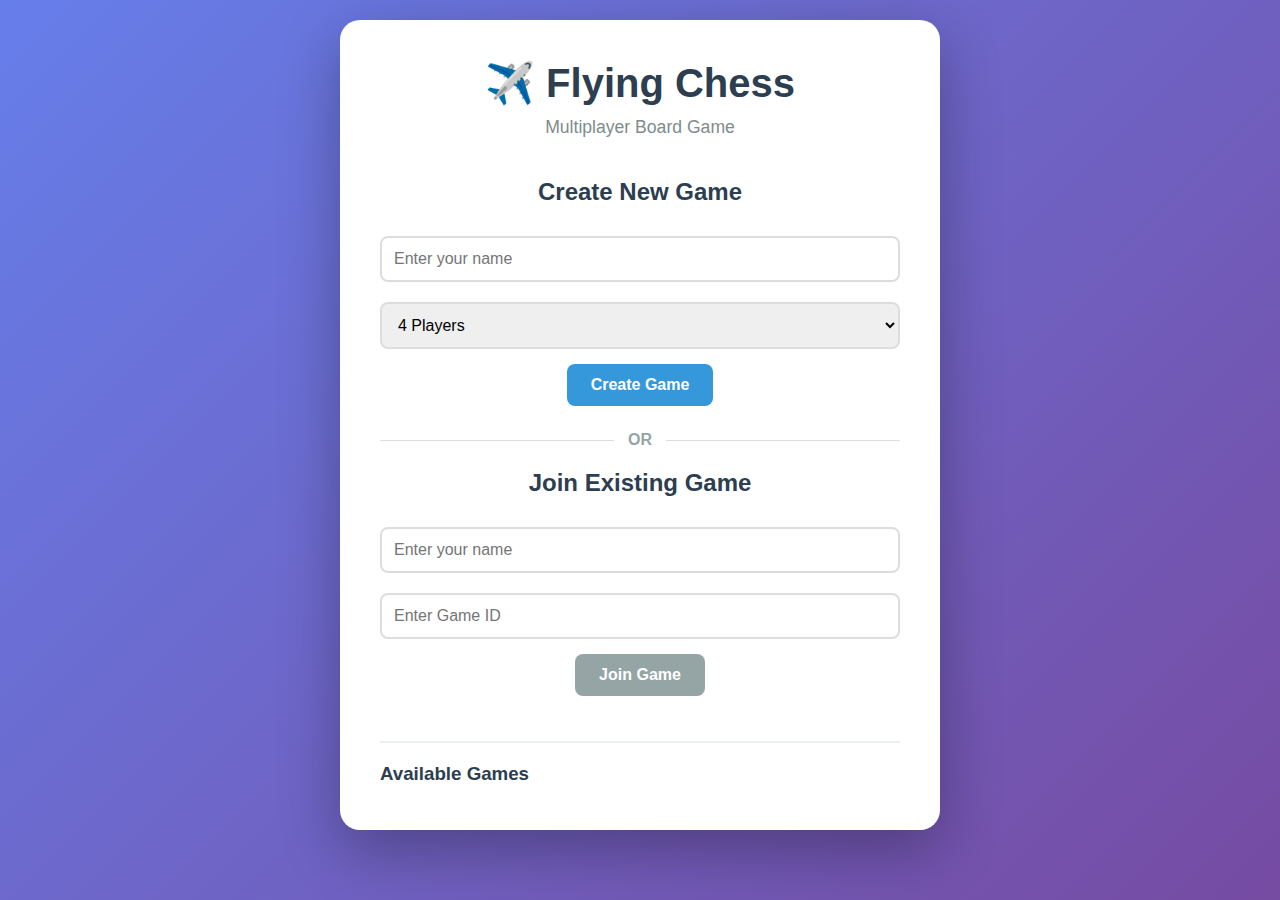
<file: index.html>
<!DOCTYPE html>
<html lang="en">

<head>
  <meta charset="UTF-8">
  <meta name="viewport" content="width=device-width, initial-scale=1.0">
  <title>Flying Chess Multiplayer</title>
  <link rel="stylesheet" href="styles.css?v=2">
</head>

<body>
  <div id="app">
    <!-- Lobby Screen -->
    <div id="lobby-screen" class="screen">
      <div class="container">
        <h1>✈️ Flying Chess</h1>
        <p class="subtitle">Multiplayer Board Game</p>

        <div class="lobby-forms">
          <div class="form-section">
            <h2>Create New Game</h2>
            <form id="create-game-form">
              <input type="text" id="player-name" placeholder="Enter your name" required maxlength="20">
              <select id="max-players">
                <option value="2">2 Players</option>
                <option value="3">3 Players</option>
                <option value="4" selected>4 Players</option>
              </select>
              <button type="submit" class="btn btn-primary">Create Game</button>
            </form>
          </div>

          <div class="divider">OR</div>

          <div class="form-section">
            <h2>Join Existing Game</h2>
            <form id="join-game-form">
              <input type="text" id="join-player-name" placeholder="Enter your name" required maxlength="20">
              <input type="text" id="game-id-input" placeholder="Enter Game ID" required>
              <button type="submit" class="btn btn-secondary">Join Game</button>
            </form>
          </div>
        </div>

        <div class="game-list">
          <h3>Available Games</h3>
          <div id="available-games"></div>
        </div>
      </div>
    </div>

    <!-- Waiting Room Screen -->
    <div id="waiting-screen" class="screen hidden">
      <div class="container">
        <h2>Waiting Room</h2>
        <p class="game-id-display">Game ID: <strong id="display-game-id"></strong></p>

        <div class="players-list" id="players-list"></div>

        <div class="waiting-controls">
          <button id="ready-btn" class="btn btn-primary">Ready</button>
          <button id="copy-game-id-btn" class="btn btn-secondary">Copy Game ID</button>
          <button id="leave-btn" class="btn btn-danger">Leave</button>
        </div>

        <div class="waiting-message" id="waiting-message"></div>
      </div>
    </div>

    <!-- Game Screen (Tynox Style) -->
    <div id="game-screen" class="screen hidden">
      <div class="tyn-game-window">
        <!-- Main Board -->
        <div id="game-board" class="tyn-board"></div>

        <!-- Sidebar -->
        <div class="tyn-sidebar">
          <div class="tyn-log-area">
            <textarea id="game-log" readonly></textarea>
          </div>

          <div class="tyn-dice-section">
            <span class="tyn-label">色子:</span>
            <input type="text" id="dice-result-val" value="" readonly>
          </div>

          <div class="tyn-controls">
            <button id="roll-dice-btn" class="tyn-btn">掷色子</button>
            <button id="leave-btn" class="tyn-btn tyn-btn-danger">退出</button>
          </div>

          <div class="tyn-player-info" id="players-panel">
            <!-- Simplified player turn indicators -->
          </div>
        </div>
      </div>
    </div>

    <!-- Game Over Screen -->
    <div id="game-over-screen" class="screen hidden">
      <div class="container">
        <h1 id="winner-message"></h1>
        <div class="game-over-stats" id="game-over-stats"></div>
        <button id="play-again-btn" class="btn btn-primary">Play Again</button>
        <button id="home-btn" class="btn btn-secondary">Back to Lobby</button>
      </div>
    </div>
  </div>

  <!-- Toast Notifications -->
  <div id="toast-container" class="toast-container"></div>

  <script src="https://cdn.socket.io/4.7.5/socket.io.min.js"></script>
  <script src="game.js?v=5"></script>
</body>

</html>
</file>
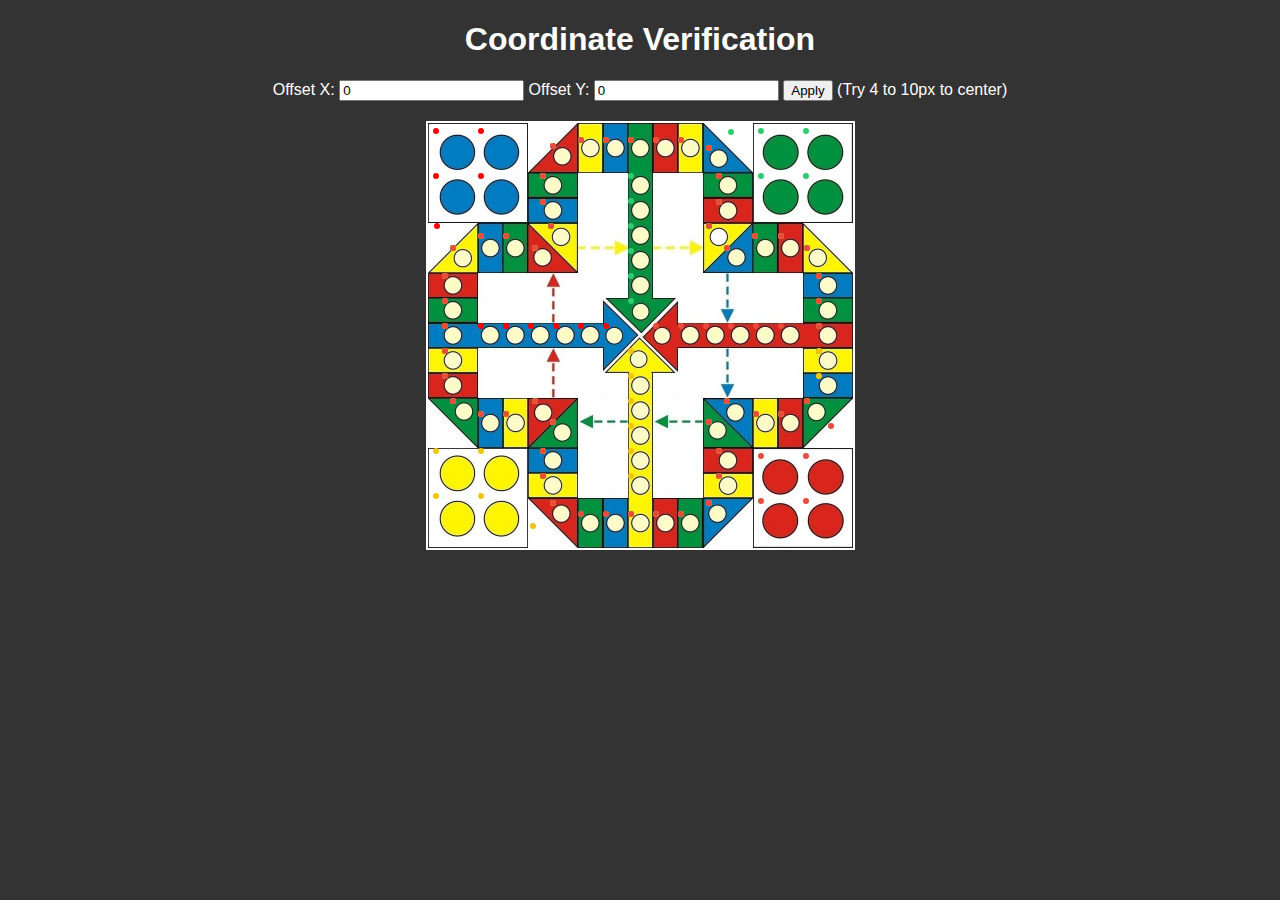
<file: verify_coords.html>
<!DOCTYPE html>
<html lang="en">

<head>
    <meta charset="UTF-8">
    <meta name="viewport" content="width=device-width, initial-scale=1.0">
    <title>Tynox Coordinate Verification</title>
    <style>
        body {
            background-color: #333;
            display: flex;
            flex-direction: column;
            align-items: center;
            height: 100vh;
            margin: 0;
            color: white;
            font-family: sans-serif;
        }

        .container {
            position: relative;
            width: 425px;
            height: 425px;
            background: url('resource/flying_chess.jpg') no-repeat;
            background-size: 425px 425px;
            border: 2px solid white;
            margin-top: 10px;
        }

        .marker {
            position: absolute;
            width: 6px;
            height: 6px;
            border-radius: 50%;
            z-index: 10;
            font-size: 8px;
            text-align: center;
        }

        .marker:hover {
            z-index: 100;
            transform: scale(2);
        }

        .controls {
            margin-bottom: 10px;
        }
    </style>
</head>

<body>
    <h1>Coordinate Verification</h1>
    <div class="controls">
        <label>Offset X: <input type="number" id="offsetX" value="0"></label>
        <label>Offset Y: <input type="number" id="offsetY" value="0"></label>
        <button onclick="updateMarkers()">Apply</button>
        <span>(Try 4 to 10px to center)</span>
    </div>
    <div class="container" id="board"></div>

    <script>
        // Paste the full BOARD_COORDS from server/models.js here
        const BOARD_COORDS = {
            blue: { 1: [22, 122], 2: [50, 110], 3: [75, 110], 4: [104, 122], 5: [120, 100], 6: [112, 76], 7: [112, 50], 8: [122, 20], 9: [150, 14], 10: [175, 14], 11: [200, 14], 12: [225, 14], 13: [250, 14], 14: [278, 22], 15: [288, 50], 16: [288, 76], 17: [278, 100], 18: [296, 122], 19: [324, 110], 20: [350, 110], 21: [376, 122], 22: [388, 150], 23: [388, 175], 24: [388, 200], 25: [388, 225], 26: [388, 250], 27: [376, 275], 28: [350, 288], 29: [325, 288], 30: [296, 275], 31: [278, 296], 32: [288, 325], 33: [288, 350], 34: [278, 377], 35: [250, 388], 36: [225, 388], 37: [200, 388], 38: [175, 388], 39: [150, 388], 40: [122, 377], 41: [112, 350], 42: [112, 325], 43: [122, 296], 44: [104, 275], 45: [75, 288], 46: [50, 288], 47: [22, 275], 48: [14, 250], 49: [14, 225], 50: [14, 200], 51: [50, 200], 52: [75, 200], 53: [100, 200], 54: [125, 200], 55: [150, 200], 56: [175, 200], 0: [6, 100], 90: [5, 5], 91: [5, 50], 92: [50, 5], 93: [50, 50] },
            green: { 1: [278, 22], 2: [288, 50], 3: [288, 76], 4: [278, 100], 5: [296, 122], 6: [324, 110], 7: [350, 110], 8: [376, 122], 9: [388, 150], 10: [388, 175], 11: [388, 200], 12: [388, 225], 13: [388, 250], 14: [376, 275], 15: [350, 288], 16: [325, 288], 17: [296, 275], 18: [278, 296], 19: [288, 325], 20: [288, 350], 21: [278, 377], 22: [250, 388], 23: [225, 388], 24: [200, 388], 25: [175, 388], 26: [150, 388], 27: [122, 377], 28: [112, 350], 29: [112, 325], 30: [122, 296], 31: [104, 275], 32: [75, 288], 33: [50, 288], 34: [22, 275], 35: [14, 250], 36: [14, 225], 37: [14, 200], 38: [14, 175], 39: [14, 150], 40: [22, 122], 41: [50, 110], 42: [75, 110], 43: [104, 122], 44: [120, 100], 45: [112, 76], 46: [112, 50], 47: [122, 20], 48: [150, 14], 49: [175, 14], 50: [200, 14], 51: [200, 50], 52: [200, 75], 53: [200, 100], 54: [200, 125], 55: [200, 150], 56: [200, 175], 0: [300, 6], 90: [330, 5], 91: [330, 50], 92: [375, 5], 93: [375, 50] },
            yellow: { 1: [122, 377], 2: [112, 350], 3: [112, 325], 4: [122, 296], 5: [104, 275], 6: [75, 288], 7: [50, 288], 8: [22, 275], 9: [14, 250], 10: [14, 225], 11: [14, 200], 12: [14, 175], 13: [14, 150], 14: [22, 122], 15: [50, 110], 16: [75, 110], 17: [104, 122], 18: [120, 100], 19: [112, 76], 20: [112, 50], 21: [122, 20], 22: [150, 14], 23: [175, 14], 24: [200, 14], 25: [225, 14], 26: [250, 14], 27: [278, 22], 28: [288, 50], 29: [288, 76], 30: [278, 100], 31: [296, 122], 32: [324, 110], 33: [350, 110], 34: [376, 122], 35: [388, 150], 36: [388, 175], 37: [388, 200], 38: [388, 225], 39: [388, 250], 40: [376, 275], 41: [350, 288], 42: [325, 288], 43: [296, 275], 44: [278, 296], 45: [288, 325], 46: [288, 350], 47: [278, 377], 48: [250, 388], 49: [225, 388], 50: [200, 388], 51: [200, 350], 52: [200, 325], 53: [200, 300], 54: [200, 275], 55: [200, 250], 56: [200, 225], 0: [102, 400], 90: [5, 325], 91: [5, 370], 92: [50, 325], 93: [50, 370] },
            red: { 1: [376, 275], 2: [350, 288], 3: [325, 288], 4: [296, 275], 5: [278, 296], 6: [288, 325], 7: [288, 350], 8: [278, 377], 9: [250, 388], 10: [225, 388], 11: [200, 388], 12: [175, 388], 13: [150, 388], 14: [122, 377], 15: [112, 350], 16: [112, 325], 17: [122, 296], 18: [104, 275], 19: [75, 288], 20: [50, 288], 21: [22, 275], 22: [14, 250], 23: [14, 225], 24: [14, 200], 25: [14, 175], 26: [14, 150], 27: [22, 122], 28: [50, 110], 29: [75, 110], 30: [104, 122], 31: [120, 100], 32: [112, 76], 33: [112, 50], 34: [122, 20], 35: [150, 14], 36: [175, 14], 37: [200, 14], 38: [225, 14], 39: [250, 14], 40: [278, 22], 41: [288, 50], 42: [288, 76], 43: [278, 100], 44: [296, 122], 45: [324, 110], 46: [350, 110], 47: [376, 122], 48: [388, 150], 49: [388, 175], 50: [388, 200], 51: [350, 200], 52: [325, 200], 53: [300, 200], 54: [275, 200], 55: [250, 200], 56: [225, 200], 0: [400, 300], 90: [330, 330], 91: [330, 375], 92: [375, 330], 93: [375, 375] }
        };

        const board = document.getElementById('board');
        const COLORS = {
            blue: 'red',
            green: '#2ecc71',
            yellow: '#f1c40f',
            red: '#e74c3c'
        };

        function updateMarkers() {
            board.innerHTML = '';
            const offX = parseInt(document.getElementById('offsetX').value) || 0;
            const offY = parseInt(document.getElementById('offsetY').value) || 0;

            Object.entries(BOARD_COORDS).forEach(([color, coords]) => {
                const markerColor = COLORS[color];
                Object.entries(coords).forEach(([index, [x, y]]) => {
                    const marker = document.createElement('div');
                    marker.className = 'marker';
                    marker.style.left = (x + offX) + 'px';
                    marker.style.top = (y + offY) + 'px';
                    marker.style.backgroundColor = markerColor;
                    marker.title = `${color} Index: ${index} (${x}, ${y})`;
                    board.appendChild(marker);
                });
            });
        }

        // Initial Draw
        updateMarkers();
    </script>
</body>

</html>
</file>
<file: styles.css>
/* Flying Chess Styles */

* {
    margin: 0;
    padding: 0;
    box-sizing: border-box;
}

:root {
    --color-red: #e74c3c;
    --color-green: #2ecc71;
    --color-blue: #3498db;
    --color-yellow: #f1c40f;
    --color-dark: #2c3e50;
    --color-light: #ecf0f1;
    --color-white: #ffffff;
    --color-success: #27ae60;
    --color-danger: #c0392b;
    --color-warning: #e67e22;
}

body {
    font-family: 'Segoe UI', Tahoma, Geneva, Verdana, sans-serif;
    background: linear-gradient(135deg, #667eea 0%, #764ba2 100%);
    min-height: 100vh;
    width: 100vw;
    color: var(--color-dark);
    overflow-y: auto;
}

#app {
    height: 100vh;
    width: 100vw;
    overflow: hidden;
}

.screen {
    min-height: 100vh;
    display: flex;
    align-items: flex-start;
    justify-content: center;
    padding: 20px;
    overflow-y: auto;
}

.screen.hidden {
    display: none;
}

.container {
    background: var(--color-white);
    border-radius: 20px;
    padding: 40px;
    box-shadow: 0 20px 60px rgba(0, 0, 0, 0.3);
    max-width: 600px;
    width: 100%;
    max-height: 90vh;
    overflow-y: auto;
    animation: fadeIn 0.5s ease;
}

@keyframes fadeIn {
    from {
        opacity: 0;
        transform: translateY(20px);
    }

    to {
        opacity: 1;
        transform: translateY(0);
    }
}

h1 {
    text-align: center;
    color: var(--color-dark);
    margin-bottom: 10px;
    font-size: 2.5rem;
}

h2 {
    color: var(--color-dark);
    margin-bottom: 20px;
}

.subtitle {
    text-align: center;
    color: #7f8c8d;
    margin-bottom: 40px;
    font-size: 1.1rem;
}

/* Forms */
.lobby-forms {
    display: flex;
    flex-direction: column;
    gap: 20px;
}

.form-section {
    text-align: center;
}

input[type="text"],
select {
    width: 100%;
    padding: 12px;
    margin: 10px 0;
    border: 2px solid #ddd;
    border-radius: 8px;
    font-size: 1rem;
    transition: border-color 0.3s;
}

input[type="text"]:focus,
select:focus {
    outline: none;
    border-color: var(--color-blue);
}

.divider {
    text-align: center;
    color: #95a5a6;
    font-weight: bold;
    position: relative;
}

.divider::before,
.divider::after {
    content: '';
    position: absolute;
    top: 50%;
    width: 45%;
    height: 1px;
    background: #ddd;
}

.divider::before {
    left: 0;
}

.divider::after {
    right: 0;
}

/* Buttons */
.btn {
    padding: 12px 24px;
    border: none;
    border-radius: 8px;
    font-size: 1rem;
    font-weight: bold;
    cursor: pointer;
    transition: all 0.3s;
    margin: 5px;
}

.btn:hover {
    transform: translateY(-2px);
    box-shadow: 0 5px 15px rgba(0, 0, 0, 0.2);
}

.btn:active {
    transform: translateY(0);
}

.btn-primary {
    background: var(--color-blue);
    color: var(--color-white);
}

.btn-primary:hover {
    background: #2980b9;
}

.btn-secondary {
    background: #95a5a6;
    color: var(--color-white);
}

.btn-secondary:hover {
    background: #7f8c8d;
}

.btn-danger {
    background: var(--color-danger);
    color: var(--color-white);
}

.btn-danger:hover {
    background: #a93226;
}

.btn-large {
    width: 100%;
    padding: 20px;
    font-size: 1.3rem;
}

.btn:disabled {
    opacity: 0.5;
    cursor: not-allowed;
}

/* Game List */
.game-list {
    margin-top: 40px;
    border-top: 2px solid #ecf0f1;
    padding-top: 20px;
}

.game-list h3 {
    margin-bottom: 15px;
    color: var(--color-dark);
}

#available-games {
    max-height: 300px;
    overflow-y: auto;
}

.game-item {
    background: #f8f9fa;
    padding: 15px;
    margin: 10px 0;
    border-radius: 8px;
    cursor: pointer;
    transition: background 0.3s;
    display: flex;
    justify-content: space-between;
    align-items: center;
}

.game-item:hover {
    background: #e9ecef;
}

.game-item-info {
    flex: 1;
}

.game-item-id {
    font-weight: bold;
    color: var(--color-blue);
}

.game-item-players {
    font-size: 0.9rem;
    color: #7f8c8d;
}

.game-item-join {
    background: var(--color-success);
    color: white;
    padding: 8px 16px;
    border-radius: 6px;
    font-size: 0.9rem;
}

/* Waiting Room */
.game-id-display {
    text-align: center;
    font-size: 1.2rem;
    margin: 20px 0;
}

#display-game-id {
    color: var(--color-blue);
    font-size: 1.5rem;
}

.players-list {
    margin: 30px 0;
}

.player-item {
    display: flex;
    align-items: center;
    padding: 15px;
    background: #f8f9fa;
    margin: 10px 0;
    border-radius: 8px;
    border-left: 4px solid var(--color-blue);
}

.player-item.ready {
    border-left-color: var(--color-success);
}

.player-name {
    flex: 1;
    font-weight: bold;
}

.player-color {
    width: 30px;
    height: 30px;
    border-radius: 50%;
    margin-right: 15px;
}

.player-status {
    padding: 4px 12px;
    border-radius: 12px;
    font-size: 0.85rem;
    font-weight: bold;
}

.player-status.ready {
    background: var(--color-success);
    color: white;
}

.player-status.waiting {
    background: var(--color-warning);
    color: white;
}

.waiting-controls {
    display: flex;
    justify-content: center;
    gap: 10px;
    margin: 30px 0;
    flex-wrap: wrap;
}

.waiting-message {
    text-align: center;
    color: #7f8c8d;
    font-style: italic;
    min-height: 24px;
}

/* Tynox Game Screen Styles (Exact Reference) */
#game-screen {
    background: transparent;
    padding: 0;
}

.tyn-game-window {
    width: 600px;
    height: 425px;
    background: #ececec;
    display: flex;
    position: relative;
    border: 1px solid #999;
    box-shadow: 0 10px 40px rgba(0, 0, 0, 0.4);
    overflow: hidden;
}

.tyn-board {
    width: 425px;
    height: 425px;
    background-image: url("resource/flying_chess.jpg");
    background-size: 425px 425px;
    position: relative;
    flex-shrink: 0;
    background-repeat: no-repeat;
}

.tyn-sidebar {
    width: 175px;
    height: 425px;
    padding: 10px;
    display: flex;
    flex-direction: column;
    gap: 12px;
    border-left: 1px solid #999;
    background: #f0f0f0;
}

.tyn-log-area {
    width: 100%;
}

.tyn-log-area textarea {
    width: 155px;
    height: 230px;
    font-family: 'Segoe UI', Tahoma, sans-serif;
    font-size: 11px;
    padding: 5px;
    border: 1px solid #7a7a7a;
    background: white;
    resize: none;
    outline: none;
    line-height: 1.4;
}

.tyn-dice-section {
    display: flex;
    align-items: center;
    gap: 8px;
    margin-top: -5px;
}

.tyn-label {
    font-size: 13px;
    color: #000;
}

#dice-result-val {
    width: 32px;
    height: 25px;
    text-align: center;
    font-size: 15px;
    font-weight: bold;
    border: 1px solid #7a7a7a;
    background: #fff;
    outline: none;
    color: #000;
}

.tyn-controls {
    display: flex;
    flex-direction: column;
    gap: 6px;
}

.tyn-btn {
    width: 100px;
    height: 28px;
    background: #e1e1e1;
    border: 1px solid #7a7a7a;
    cursor: pointer;
    font-size: 12px;
    color: #000;
    box-shadow: 1px 1px 2px rgba(0, 0, 0, 0.1);
}

.tyn-btn:hover {
    background: #d1d1d1;
}

.tyn-btn:active {
    background: #c1c1c1;
    border-style: solid;
    box-shadow: inset 1px 1px 2px rgba(0, 0, 0, 0.2);
}

.tyn-btn:disabled {
    opacity: 0.6;
    cursor: not-allowed;
}

.tyn-btn-danger {
    color: #c0392b;
}

.piece-img {
    width: 22px;
    height: 22px;
    cursor: pointer;
    z-index: 10;
    transition: left 0.3s ease-in-out, top 0.3s ease-in-out, transform 0.3s ease-in-out;
    pointer-events: auto;
    position: absolute;
}

.piece-img.in-base {
    width: 45px;
    height: 45px;
}

.piece-img:hover {
    filter: brightness(1.2);
}

.tyn-player-info {
    margin-top: auto;
    font-size: 12px;
    border-top: 1px solid #ccc;
    padding-top: 5px;
    color: #333;
}

.tyn-player-row {
    display: flex;
    justify-content: space-between;
    padding: 2px 0;
}

.tyn-player-row.active {
    font-weight: bold;
    color: #0000ff;
}

.dice-rolling {
    animation: roll 0.2s infinite linear;
}

@keyframes roll {
    0% {
        transform: rotate(0deg) scale(1.1);
    }

    100% {
        transform: rotate(360deg) scale(1.1);
    }
}

/* Scrollbar Styles */
::-webkit-scrollbar {
    width: 6px;
}

::-webkit-scrollbar-track {
    background: #f1f1f1;
}

::-webkit-scrollbar-thumb {
    background: #bbb;
    border-radius: 3px;
}

::-webkit-scrollbar-thumb:hover {
    background: #999;
}
</file>
